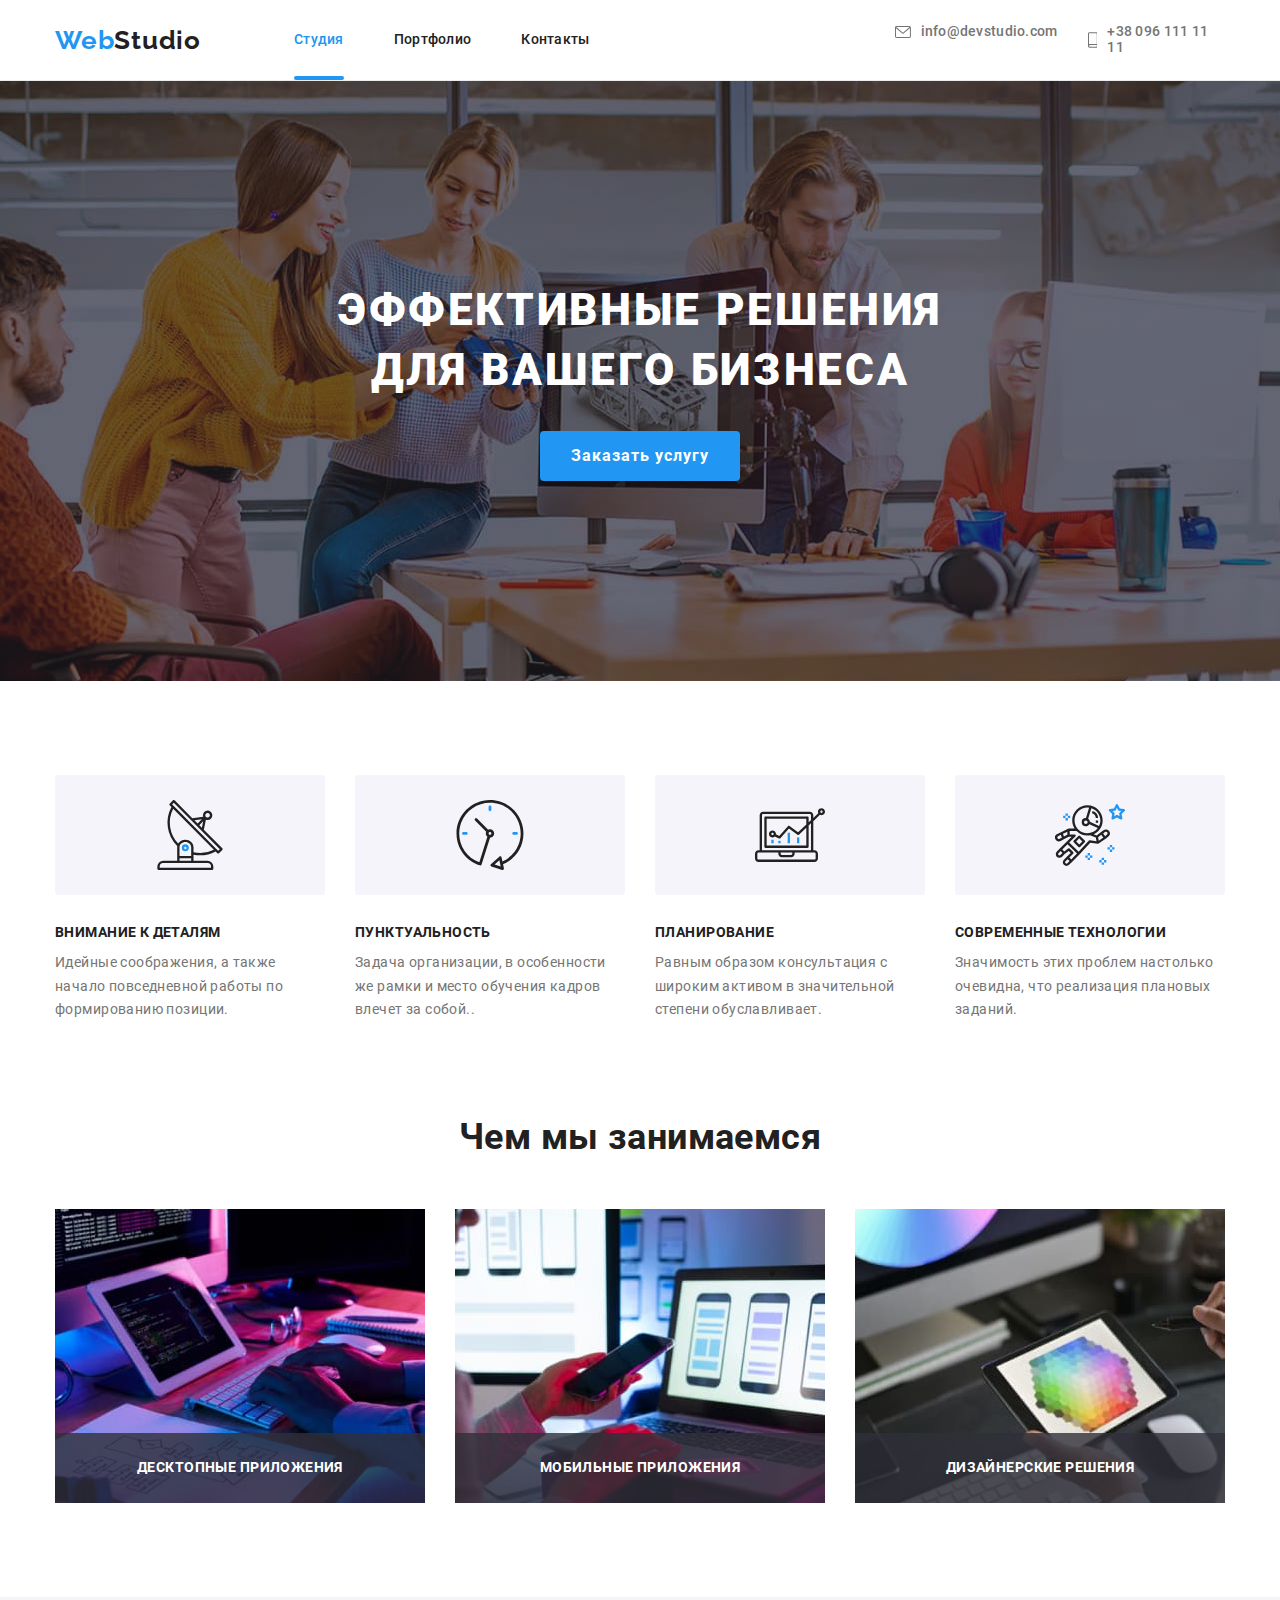
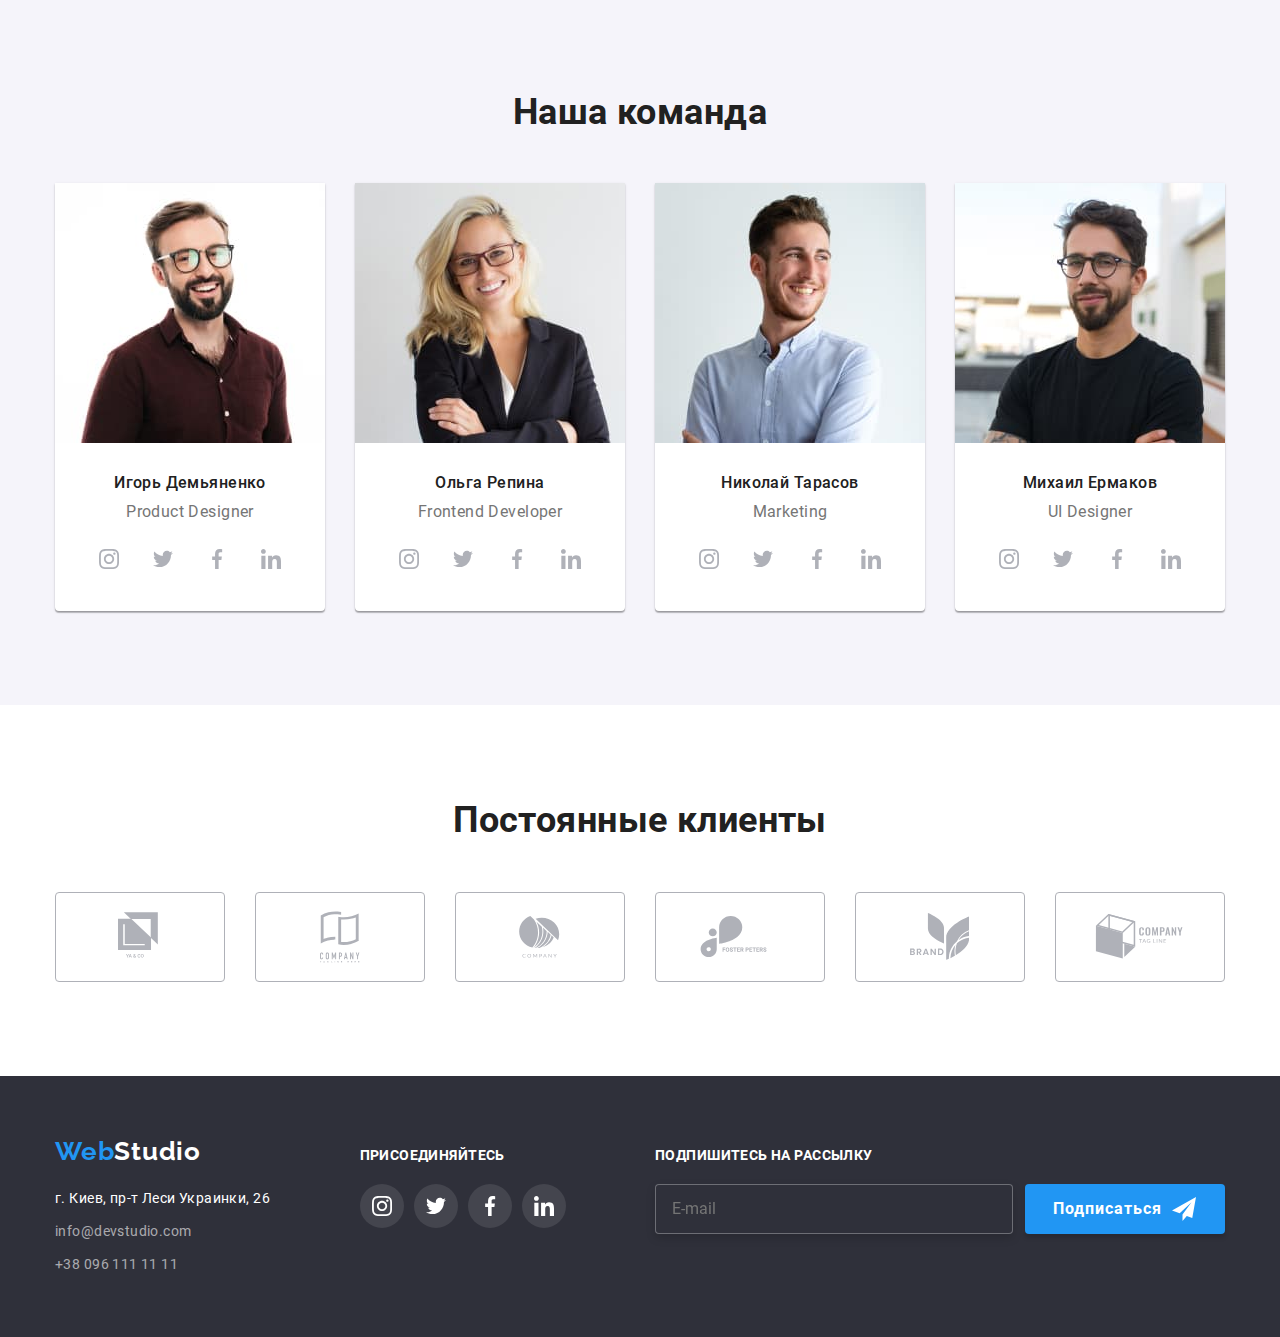
<file: index.html>
<!DOCTYPE html>
<html lang="ru">

<head>
  <meta charset="UTF-8">
  <meta http-equiv="X-UA-Compatible" content="IE=edge">
  <meta name="viewport" content="width=device-width, initial-scale=1.0">
  <title>WebStudio</title>
  <link rel="stylesheet" href="./css/main.min.css">
</head>

<body>
  <!-- шапка сайта -->
  <header class="header">
    <div class="container page-header">
      <a class="logo" href="./index.html"><span class="logo-accent-color">Web</span>Studio</a>
      <button type="button" class="menu-button" aria-expanded="false" aria-controls="menu-container" data-menu-button>
        <svg width="40" height="40" aria-label="Переключатель мобильного меню">
          <use class="icon-cross" href="./images/icon/sprite.svg#icon-cross"></use>
          <use class="icon-menu" href="./images/icon/sprite.svg#icon-menu"></use>
        </svg>
      </button>
      <div class="menu-container" id="menu-container" data-menu>
        <div class="nav-contacts">
          <nav class="nav">
            <ul class="site-nav list">
              <li class="site-nav__item"><a class="site-nav__link link site-nav__current" href="./index.html">Студия</a>
              </li>
              <li class="site-nav__item"><a class="site-nav__link link" href="./portfolio.html">Портфолио</a></li>
              <li class="site-nav__item"><a class="site-nav__link link" href="">Контакты</a></li>
            </ul>
          </nav>
          <ul class="auth-nav list">
            <li class="auth-nav__item"><a class="auth-nav__link link" href="mailto:info@devstudio.com">
                <svg class="auth-nav__icon" width="16" height="12">
                  <use href="./images/icon/sprite.svg#icon-envelope"></use>
                </svg>info@devstudio.com</a>
            </li>
            <li class="auth-nav__item"><a class="auth-nav__link phone link" href="tel:+380961111111">
                <svg class="auth-nav__icon" width="10" height="16">
                  <use href="./images/icon/sprite.svg#icon-smartphone"></use>
                </svg>+38 096 111 11 11</a>
            </li>
          </ul>
          <ul class="menu-social list">
            <li class="menu-social__item"><a class="menu-social__link link" href="">Instagram</a></li>
            <li class="menu-social__item"><a class="menu-social__link link" href="">Twitter</a></li>
            <li class="menu-social__item"><a class="menu-social__link link" href="">Facebook</a></li>
            <li class="menu-social__item"><a class="menu-social__link link" href="">LinkedIn</a></li>
          </ul>
        </div>

      </div>
    </div>
  </header>

  <main>
    <!-- Баннер Герой -->
    <section class="section hero ">
      <h1 class="hero__title">Эффективные решения для вашего бизнеса</h1>
      <button class="button" type="button" data-modal-open>Заказать услугу</button>
    </section>

    <!-- Особенности студии -->
    <section class="section">
      <div class="container">
        <h2 class="section__title section--visually-hidden">Особенности</h2>

        <ul class="features list">
          <li class="features__item antenna-icon">
            <h3 class="features__title">Внимание к деталям</h3>
            <p class="features__text">Идейные соображения, а также начало повседневной работы по формированию позиции.
            </p>
          </li>

          <li class="features__item clock-icon">
            <h3 class="features__title">Пунктуальность</h3>
            <p class="features__text">Задача организации, в особенности же рамки и место обучения кадров влечет за
              собой..</p>
          </li>

          <li class="features__item diagram-icon">
            <h3 class="features__title">Планирование</h3>
            <p class="features__text">Равным образом консультация с широким активом в значительной степени
              обуславливает.</p>
          </li>

          <li class="features__item astronaut-icon">
            <h3 class="features__title">Современные технологии</h3>
            <p class="features__text">Значимость этих проблем настолько очевидна, что реализация плановых заданий.</p>
          </li>
        </ul>

      </div>
    </section>

    <!-- Наша деятельность -->
    <section class="section-work">
      <div class="container">
        <h2 class="section__title">Чем мы занимаемся</h2>

        <ul class="work__list list">
          <li class="list__img">
            <div class="work__thumb">
              <picture>
                <source srcset="./images/work/box1.jpg 1x, ./images/work/box1@2x.jpg 2x" media="(min-width: 1200px)" />
                <img src="./images/work/box1.jpg" alt="Написание сайтов" width="370">
              </picture>
              <p class="work__item">десктопные приложения</p>
            </div>
          </li>
          <li class="list__img">
            <div class="work__thumb">
              <picture>
                <source srcset="./images/work/box2.jpg 1x, ./images/work/box2@2x.jpg 2x" media="(min-width: 1200px)" />
                <img src="./images/work/box2.jpg" alt="Адаптация сайтов" width="370">
              </picture>
              <p class="work__item">Мобильные приложения</p>
            </div>
          </li>
          <li class="list__img">
            <div class="work__thumb">
              <picture>
                <source srcset="./images/work/box3.jpg 1x, ./images/work/box3@2x.jpg 2x" media="(min-width: 1200px)" />
                <img src="./images/work/box3.jpg" alt="Дизайн сайтов" width="370">
              </picture>
              <p class="work__item">Дизайнерские решения</p>
            </div>
          </li>
        </ul>

      </div>
    </section>

    <!-- Наша команда -->
    <section class="section section__backgroung">
      <div class="container">
        <h2 class="section__title">Наша команда</h2>

        <ul class="card list">
          <li class="card__item">
            <div class="card__img">
              <picture>
                <source srcset="./images/team/desktop/i.d.desktop.jpg 1x, ./images/team/desktop/i.d.desktop@2x.jpg 2x"
                  media="(min-width: 1200px)" />
                <source srcset="./images/team/tablet/i.d.tablet.jpg 1x, ./images/team/tablet/i.d.tablet@2x.jpg 2x"
                  media="(min-width: 768px)" />
                <source srcset="./images/team/mobile/i.d.mobile.jpg 1x, ./images/team/mobile/i.d.mobile@2x.jpg 2x"
                  media="(max-width: 767px)" />
                <img src="./images/team/desktop/i.d.desktop.jpg" alt="карточка сотрудника 1" width="450">
              </picture>
            </div>
            <div class="card__content">
              <h3 class="tiam__title">Игорь Демьяненко</h3>
              <p class="work__title">Product Designer</p>
              <ul class="list social__list">
                <li class="social__item">
                  <a class="social__link" href="" target="_blank" rel="noopener noreferrer">
                    <svg class="social__icon">
                      <use href="./images/icon/sprite.svg#icon-instagram"></use>
                    </svg>
                  </a>
                </li>
                <li class="social__item">
                  <a class="social__link" href="" target="_blank" rel="noopener noreferrer">
                    <svg class="social__icon">
                      <use href="./images/icon/sprite.svg#icon-twitter"></use>
                    </svg>
                  </a>
                </li>
                <li class="social__item">
                  <a class="social__link" href="" target="_blank" rel="noopener noreferrer">
                    <svg class="social__icon">
                      <use href="./images/icon/sprite.svg#icon-facebook"></use>
                    </svg>
                  </a>
                </li>
                <li class="social__item">
                  <a class="social__link" href="" target="_blank" rel="noopener noreferrer">
                    <svg class="social__icon">
                      <use href="./images/icon/sprite.svg#icon-linkedin"></use>
                    </svg>
                  </a>
                </li>
              </ul>
            </div>
          </li>

          <li class="card__item">
            <div class="card__img">
              <picture>
                <source srcset="./images/team/desktop/o.r.desktop.jpg 1x, ./images/team/desktop/o.r.desktop@2x.jpg 2x"
                  media="(min-width: 1200px)" />
                <source srcset="./images/team/tablet/o.r.tablet.jpg 1x, ./images/team/tablet/o.r.tablet@2x.jpg 2x"
                  media="(min-width: 768px)" />
                <source srcset="./images/team/mobile/o.r.mobile.jpg 1x, ./images/team/mobile/o.r.mobile@2x.jpg 2x"
                  media="(max-width: 767px)" />
                <img src="./images/team/desktop/o.r.desktop.jpg" alt="карточка сотрудника 1" width="450">
              </picture>
            </div>
            <div class="card__content">
              <h3 class="tiam__title">Ольга Репина</h3>
              <p class="work__title">Frontend Developer</p>
              <ul class="list social__list">
                <li class="social__item">
                  <a class="social__link" href="" target="_blank" rel="noopener noreferrer">
                    <svg class="social__icon">
                      <use href="./images/icon/sprite.svg#icon-instagram"></use>
                    </svg>
                  </a>
                </li>
                <li class="social__item">
                  <a class="social__link" href="" target="_blank" rel="noopener noreferrer">
                    <svg class="social__icon">
                      <use href="./images/icon/sprite.svg#icon-twitter"></use>
                    </svg>
                  </a>
                </li>
                <li class="social__item">
                  <a class="social__link" href="" target="_blank" rel="noopener noreferrer">
                    <svg class="social__icon">
                      <use href="./images/icon/sprite.svg#icon-facebook"></use>
                    </svg>
                  </a>
                </li>
                <li class="social__item">
                  <a class="social__link" href="" target="_blank" rel="noopener noreferrer">
                    <svg class="social__icon">
                      <use href="./images/icon/sprite.svg#icon-linkedin"></use>
                    </svg>
                  </a>
                </li>
              </ul>
            </div>
          </li>

          <li class="card__item">
            <div class="card__img">
              <picture>
                <source srcset="./images/team/desktop/n.t.desktop.jpg 1x, ./images/team/desktop/n.t.desktop@2x.jpg 2x"
                  media="(min-width: 1200px)" />
                <source srcset="./images/team/tablet/n.t.tablet.jpg 1x, ./images/team/tablet/n.t.tablet@2x.jpg 2x"
                  media="(min-width: 768px)" />
                <source srcset="./images/team/mobile/n.t.mobile.jpg 1x, ./images/team/mobile/n.t.mobile@2x.jpg 2x"
                  media="(max-width: 767px)" />
                <img src="./images/team/desktop/n.t.desktop.jpg" alt="карточка сотрудника 1" width="450">
              </picture>
            </div>
            <div class="card__content">
              <h3 class="tiam__title">Николай Тарасов</h3>
              <p class="work__title">Marketing</p>
              <ul class="list social__list">
                <li class="social__item">
                  <a class="social__link" href="" target="_blank" rel="noopener noreferrer">
                    <svg class="social__icon">
                      <use href="./images/icon/sprite.svg#icon-instagram"></use>
                    </svg>
                  </a>
                </li>
                <li class="social__item">
                  <a class="social__link" href="" target="_blank" rel="noopener noreferrer">
                    <svg class="social__icon">
                      <use href="./images/icon/sprite.svg#icon-twitter"></use>
                    </svg>
                  </a>
                </li>
                <li class="social__item">
                  <a class="social__link" href="" target="_blank" rel="noopener noreferrer">
                    <svg class="social__icon">
                      <use href="./images/icon/sprite.svg#icon-facebook"></use>
                    </svg>
                  </a>
                </li>
                <li class="social__item">
                  <a class="social__link" href="" target="_blank" rel="noopener noreferrer">
                    <svg class="social__icon">
                      <use href="./images/icon/sprite.svg#icon-linkedin"></use>
                    </svg>
                  </a>
                </li>
              </ul>
            </div>
          </li>

          <li class="card__item">
            <div class="card__img">
              <picture>
                <source srcset="./images/team/desktop/m.e.desktop.jpg 1x, ./images/team/desktop/m.e.desktop@2x.jpg 2x"
                  media="(min-width: 1200px)" />
                <source srcset="./images/team/tablet/m.e.tablet.jpg 1x, ./images/team/tablet/m.e.tablet@2x.jpg 2x"
                  media="(min-width: 768px)" />
                <source srcset="./images/team/mobile/m.e.mobile.jpg 1x, ./images/team/mobile/m.e.mobile@2x.jpg 2x"
                  media="(max-width: 767px)" />
                <img src="./images/team/desktop/m.e.desktop.jpg" alt="карточка сотрудника 1" width="450">
              </picture>
            </div>
            <div class="card__content">
              <h3 class="tiam__title">Михаил Ермаков</h3>
              <p class="work__title">UI Designer</p>
              <ul class="list social__list">
                <li class="social__item">
                  <a class="social__link" href="" target="_blank" rel="noopener noreferrer">
                    <svg class="social__icon">
                      <use href="./images/icon/sprite.svg#icon-instagram"></use>
                    </svg>
                  </a>
                </li>
                <li class="social__item">
                  <a class="social__link" href="" target="_blank" rel="noopener noreferrer">
                    <svg class="social__icon">
                      <use href="./images/icon/sprite.svg#icon-twitter"></use>
                    </svg>
                  </a>
                </li>
                <li class="social__item">
                  <a class="social__link" href="" target="_blank" rel="noopener noreferrer">
                    <svg class="social__icon">
                      <use href="./images/icon/sprite.svg#icon-facebook"></use>
                    </svg>
                  </a>
                </li>
                <li class="social__item">
                  <a class="social__link" href="" target="_blank" rel="noopener noreferrer">
                    <svg class="social__icon">
                      <use href="./images/icon/sprite.svg#icon-linkedin"></use>
                    </svg>
                  </a>
                </li>
              </ul>
            </div>
          </li>
        </ul>
      </div>
    </section>

    <!-- наши клиенты -->
    <section class="section">
      <div class="container">
        <h2 class="section__title">Постоянные клиенты</h2>
        <ul class="list clients">
          <li class="clients__item">
            <a class="clients__link" href="" target="_blank" rel="noopener noreferrer">
              <svg class="clients__icon" width="44" height="49">
                <use href="./images/icon/sprite.svg#icon-logo1"></use>
              </svg></a>
          </li>

          <li class="clients__item">
            <a class="clients__link" href="" target="_blank" rel="noopener noreferrer">
              <svg class="clients__icon" width="40" height="52">
                <use href="./images/icon/sprite.svg#icon-logo2"></use>
              </svg></a>
          </li>

          <li class="clients__item">
            <a class="clients__link" href="" target="_blank" rel="noopener noreferrer">
              <svg class="clients__icon" width="41" height="42">
                <use href="./images/icon/sprite.svg#icon-logo3"></use>
              </svg></a>
          </li>

          <li class="clients__item">
            <a class="clients__link" href="" target="_blank" rel="noopener noreferrer">
              <svg class="clients__icon" width="80" height="42">
                <use href="./images/icon/sprite.svg#icon-logo4"></use>
              </svg></a>
          </li>

          <li class="clients__item">
            <a class="clients__link" href="" target="_blank" rel="noopener noreferrer">
              <svg class="clients__icon" width="59" height="47">
                <use href="./images/icon/sprite.svg#icon-logo5"></use>
              </svg></a>
          </li>

          <li class="clients__item">
            <a class="clients__link" href="" target="_blank" rel="noopener noreferrer">
              <svg class="clients__icon" width="89" height="45">
                <use href="./images/icon/sprite.svg#icon-logo6"></use>
              </svg></a>
          </li>
        </ul>
      </div>
    </section>
  </main>

  <!-- Подвал -->
  <footer class="section footer">
    <div class="container footer-card">
      <div class="footer-contacts contacts">
        <a class="logo footer-logo" href="./index.html"><span class="logo-accent-color">Web</span><span
            class="logo-main-color">Studio</span></a>
        <address class="address">г. Киев, пр-т Леси Украинки, 26

          <ul class="footer-nav list">
            <li class="footer-nav__item">
              <a class="footer-nav__link link" href="mailto:info@devstudio.com">info@devstudio.com</a>
            </li>
            <li class="footer-nav__item">
              <a class="footer-nav__link link" href="tel:+380961111111">+38 096 111
                11 11</a>
            </li>
          </ul>
        </address>
      </div>

      <div class="footer-contacts">
        <p class="social__title">присоединяйтесь</p>
        <ul class="list social__list">
          <li class="social__item">
            <a class="social__link social__link--whitebg" href="" target="_blank" rel="noopener noreferrer">
              <svg class="social__icon social__icon--fillcolor">
                <use href="./images/icon/sprite.svg#icon-instagram"></use>
              </svg>
            </a>
          </li>
          <li class="social__item">
            <a class="social__link social__link--whitebg" href="" target="_blank" rel="noopener noreferrer">
              <svg class="social__icon social__icon--fillcolor">
                <use href="./images/icon/sprite.svg#icon-twitter"></use>
              </svg>
            </a>
          </li>
          <li class="social__item">
            <a class="social__link social__link--whitebg" href="" target="_blank" rel="noopener noreferrer">
              <svg class="social__icon social__icon--fillcolor">
                <use href="./images/icon/sprite.svg#icon-facebook"></use>
              </svg>
            </a>
          </li>
          <li class="social__item">
            <a class="social__link social__link--whitebg" href="" target="_blank" rel="noopener noreferrer">
              <svg class="social__icon social__icon--fillcolor">
                <use href="./images/icon/sprite.svg#icon-linkedin"></use>
              </svg>
            </a>
          </li>
        </ul>
      </div>

      <div class="card-news">
        <p class="news__title">подпишитесь на рассылку</p>
        <div class="forms">
          <form class="forms__footer" name="signup_form">
            <input class="forms__input" type="email" name="email" placeholder="E-mail" />
          </form>
          <button class="button button__title" type="submit">подписаться
            <svg class="button__icon" width="24" height="24">
              <use href="./images/icon/sprite.svg#icon-send"></use>
            </svg>
          </button>
        </div>
      </div>

    </div>
  </footer>

  <!-- модальное окно -->

  <div class="backdrop is-hidden" data-modal>
    <div class="modal">
      <button class="button-close" data-modal-close>
        <svg class="button-close__icon" width="18" height="18">
          <use href="./images/icon/sprite.svg#icon-close-black"></use>
        </svg>
      </button>

      <form class="form js-speaker-form">
        <p class="modal__text">Оставьте свои данные, мы вам перезвоним</p>
        <div class="form__field">
          <label class="form__label" for="name">Имя</label>
          <input class="form__input" type="text" name="user-name" id="name">
          <svg class="form__icon" width="18" height="18">
            <use href="./images/icon/sprite.svg#icon-person"></use>
          </svg>
        </div>

        <div class="form__field">
          <label class="form__label" for="tel">Телефон</label>
          <input class="form__input" type="tel" name="phone-number" id="tel">
          <svg class="form__icon" width="18" height="18">
            <use href="./images/icon/sprite.svg#icon-phone"></use>
          </svg>
        </div>

        <div class="form__field">
          <label class="form__label" for="mail">Почта</label>
          <input class="form__input" type="email" name="email" id="mail">
          <svg class="form__icon" width="18" height="18">
            <use href="./images/icon/sprite.svg#icon-email"></use>
          </svg>
        </div>

        <div class="form__field">
          <label class="form__label" for="comments">Комментарий</label>
          <textarea class="form__textarea" name="comment" id="comments" cols="30" rows="10"
            placeholder="Введите текст"></textarea>
        </div>
        <label class="checkbox__label">
          <input class="checkbox__input" type="checkbox" name="checkbox">
          <span class="checkbox__icon"></span> Соглашаюсь с рассылкой и
          принимаю<a class="consent contract__link" href=""> Условия договора</a>
        </label>
      </form>
      <button class="button form__button" type="submit">Отправить</button>
    </div>
  </div>
  <script src="./js/modal.js"></script>
  <script src="./js/menu.js"></script>

</body>

</html>
</file>
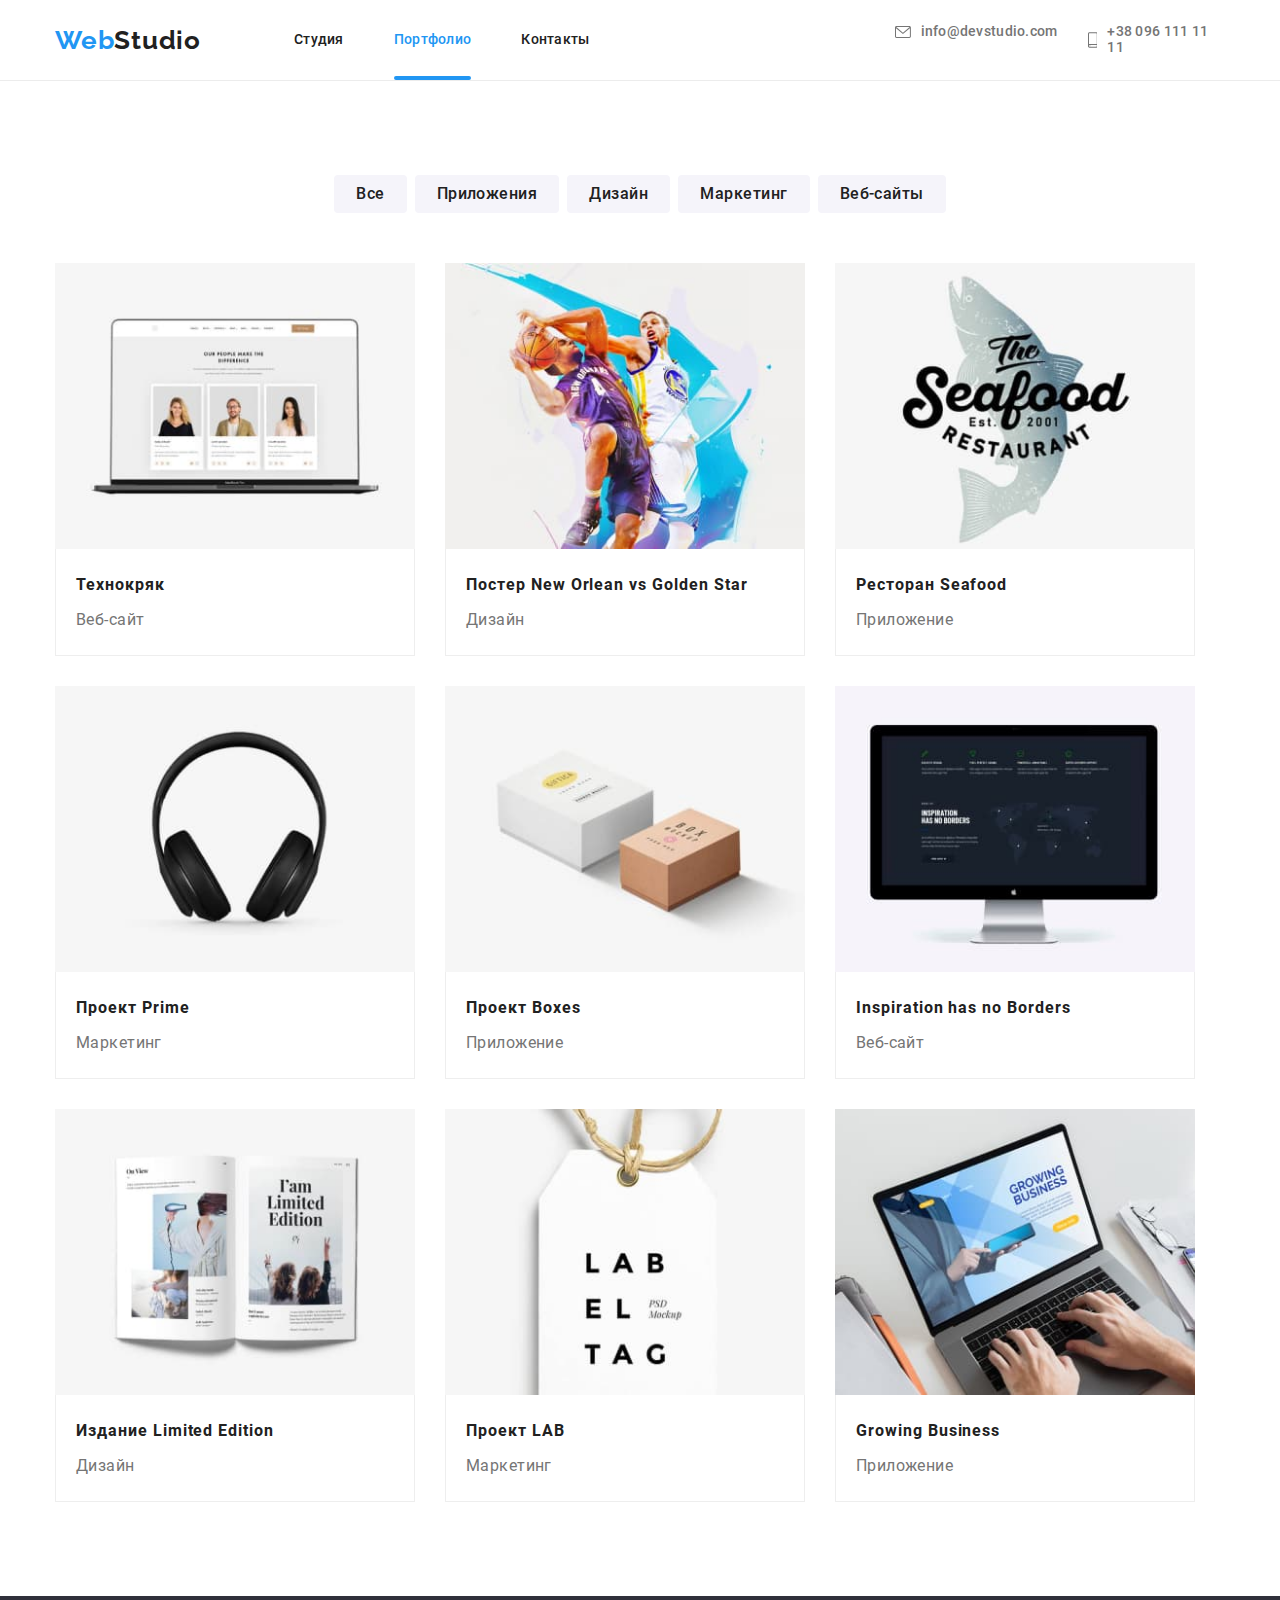
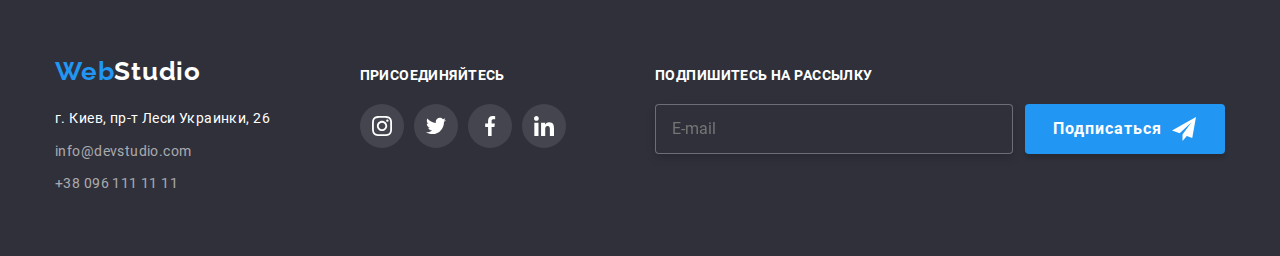
<file: portfolio.html>
<!DOCTYPE html>
<html lang="ru">

<head>
  <meta charset="UTF-8">
  <meta http-equiv="X-UA-Compatible" content="IE=edge">
  <meta name="viewport" content="width=device-width, initial-scale=1.0">
  <title>Portfolio</title>
  <link rel="stylesheet" href="./css/main.min.css">
</head>

<body>
  <header class="header">
    <div class="container page-header">
      <a class="logo" href="./index.html"><span class="logo-accent-color">Web</span>Studio</a>
      <button type="button" class="menu-button" aria-expanded="false" aria-controls="menu-container" data-menu-button>
        <svg width="40" height="40" aria-label="Переключатель мобильного меню">
          <use class="icon-cross" href="./images/icon/sprite.svg#icon-cross"></use>
          <use class="icon-menu" href="./images/icon/sprite.svg#icon-menu"></use>
        </svg>
      </button>
      <div class="menu-container" id="menu-container" data-menu>
        <div class="nav-contacts">
          <nav class="nav">
            <ul class="site-nav list">
              <li class="site-nav__item"><a class="site-nav__link link " href="./index.html">Студия</a>
              </li>
              <li class="site-nav__item"><a class="site-nav__link link site-nav__current"
                  href="./portfolio.html">Портфолио</a></li>
              <li class="site-nav__item"><a class="site-nav__link link" href="">Контакты</a></li>
            </ul>
          </nav>
          <ul class="auth-nav list">
            <li class="auth-nav__item"><a class="auth-nav__link link" href="mailto:info@devstudio.com">
                <svg class="auth-nav__icon" width="16" height="12">
                  <use href="./images/icon/sprite.svg#icon-envelope"></use>
                </svg>info@devstudio.com</a>
            </li>
            <li class="auth-nav__item"><a class="auth-nav__link phone link" href="tel:+380961111111">
                <svg class="auth-nav__icon" width="10" height="16">
                  <use href="./images/icon/sprite.svg#icon-smartphone"></use>
                </svg>+38 096 111 11 11</a>
            </li>
          </ul>
          <ul class="menu-social list">
            <li class="menu-social__item"><a class="menu-social__link link" href="">Instagram</a></li>
            <li class="menu-social__item"><a class="menu-social__link link" href="">Twitter</a></li>
            <li class="menu-social__item"><a class="menu-social__link link" href="">Facebook</a></li>
            <li class="menu-social__item"><a class="menu-social__link link" href="">LinkedIn</a></li>
          </ul>
        </div>

      </div>
    </div>
  </header>

  <main>
    <section class="section">
      <h1 class="section__title section--visually-hidden">Портфолио</h1>
      <div class="container">

        <!-- фильтр -->
        <h2 class="section__title section--visually-hidden">Фильтр</h2>
        <ul class="button__list list">
          <li class="button__item item"><button class="button__filter" type="button">Все</button></li>
          <li class="button__item item"><button class="button__filter" type="button">Приложения</button></li>
          <li class="button__item item"><button class="button__filter" type="button">Дизайн</button></li>
          <li class="button__item item"><button class="button__filter" type="button">Маркетинг</button></li>
          <li class="button__item item"><button class="button__filter" type="button">Веб-сайты</button></li>
        </ul>

        <!-- галерея проектов -->
        <h2 class="section__title section--visually-hidden">Галерея проектов</h2>

        <ul class="list card-set">
          <li class="card-set__item">
            <a class="link card-set__link" href="">
              <div class="thumb__link">
                <picture>
                  <source
                    srcset="./images/portfolio/desktop/portfoliolink1desktop.jpg 1x, ./images/portfolio/desktop/portfoliolink1desktop@2x.jpg 2x"
                    media="(min-width: 1200px)" />
                  <source
                    srcset="./images/portfolio/tablet/portfoliolink1tablet.jpg 1x, ./images/portfolio/tablet/portfoliolink1tablet@2x.jpg 2x"
                    media="(min-width: 768px)" />
                  <source
                    srcset="./images/portfolio/mobile/portfoliolink1mobile.jpg 1x, ./images/portfolio/mobile/portfoliolink1mobile@2x.jpg 2x"
                    media="(max-width: 767px)" />

                  <img src="./images/portfolio/desktop/portfoliolink1desktop.jpg" alt="Веб-сайт" width="450">
                </picture>

                <p class="thumb__text">Технокряк это современная площадка распространения коронавируса. Компании
                  используют эту платформу
                  для цифрового
                  шпионажа и атак на защищённые сервера конкурентов.</p>
              </div>
              <div class="content__link">
                <h3 class="content__title">Технокряк</h3>
                <p class="content__text">Веб-сайт</p>
              </div>
            </a>
          </li>

          <li class="card-set__item">
            <a class="link card-set__link" href="">
              <div class="thumb__link">
                <picture>
                  <source
                    srcset="./images/portfolio/desktop/portfoliolink2desktop.jpg 1x, ./images/portfolio/desktop/portfoliolink2desktop@2x.jpg 2x"
                    media="(min-width: 1200px)" />
                  <source
                    srcset="./images/portfolio/tablet/portfoliolink2tablet.jpg 1x, ./images/portfolio/tablet/portfoliolink2tablet@2x.jpg 2x"
                    media="(min-width: 768px)" />
                  <source
                    srcset="./images/portfolio/mobile/portfoliolink2mobile.jpg 1x, ./images/portfolio/mobile/portfoliolink2mobile@2x.jpg 2x"
                    media="(max-width: 767px)" />

                  <img src="./images/portfolio/desktop/portfoliolink2desktop.jpg" alt="Дизайн" width="450">
                </picture>

                <p class="thumb__text">Технокряк это современная площадка распространения коронавируса. Компании
                  используют эту платформу
                  для цифрового
                  шпионажа и атак на защищённые сервера конкурентов.</p>
              </div>
              <div class="content__link">
                <h3 class="content__title">Постер New Orlean vs Golden Star</h3>
                <p class="content__text">Дизайн</p>
              </div>
            </a>
          </li>

          <li class="card-set__item">
            <a class="link card-set__link" href="">
              <div class="thumb__link">
                <picture>
                  <source
                    srcset="./images/portfolio/desktop/portfoliolink3desktop.jpg 1x, ./images/portfolio/desktop/portfoliolink3desktop@2x.jpg 2x"
                    media="(min-width: 1200px)" />
                  <source
                    srcset="./images/portfolio/tablet/portfoliolink3tablet.jpg 1x, ./images/portfolio/tablet/portfoliolink3tablet@2x.jpg 2x"
                    media="(min-width: 768px)" />
                  <source
                    srcset="./images/portfolio/mobile/portfoliolink3mobile.jpg 1x, ./images/portfolio/mobile/portfoliolink3mobile@2x.jpg 2x"
                    media="(max-width: 767px)" />

                  <img src="./images/portfolio/desktop/portfoliolink3desktop.jpg" alt="Морепродукты" width="450">
                </picture>

                <p class="thumb__text">Технокряк это современная площадка распространения коронавируса. Компании
                  используют эту платформу
                  для цифрового
                  шпионажа и атак на защищённые сервера конкурентов.</p>
              </div>
              <div class="content__link">
                <h3 class="content__title">Ресторан Seafood</h3>
                <p class="content__text">Приложение</p>
              </div>
            </a>
          </li>

          <li class="card-set__item">
            <a class="link card-set__link" href="">
              <div class="thumb__link">
                <picture>
                  <source
                    srcset="./images/portfolio/desktop/portfoliolink4desktop.jpg 1x, ./images/portfolio/desktop/portfoliolink4desktop@2x.jpg 2x"
                    media="(min-width: 1200px)" />
                  <source
                    srcset="./images/portfolio/tablet/portfoliolink4tablet.jpg 1x, ./images/portfolio/tablet/portfoliolink4tablet@2x.jpg 2x"
                    media="(min-width: 768px)" />
                  <source
                    srcset="./images/portfolio/mobile/portfoliolink4mobile.jpg 1x, ./images/portfolio/mobile/portfoliolink4mobile@2x.jpg 2x"
                    media="(max-width: 767px)" />

                  <img src="./images/portfolio/desktop/portfoliolink4desktop.jpg" alt="Гарнитура" width="450">
                </picture>

                <p class="thumb__text">Технокряк это современная площадка распространения коронавируса. Компании
                  используют эту платформу
                  для цифрового
                  шпионажа и атак на защищённые сервера конкурентов.</p>
              </div>
              <div class="content__link">
                <h3 class="content__title">Проект Prime</h3>
                <p class="content__text">Маркетинг</p>
              </div>
            </a>
          </li>

          <li class="card-set__item">
            <a class="link card-set__link" href="">
              <div class="thumb__link">
                <picture>
                  <source
                    srcset="./images/portfolio/desktop/portfoliolink5desktop.jpg 1x, ./images/portfolio/desktop/portfoliolink5desktop@2x.jpg 2x"
                    media="(min-width: 1200px)" />
                  <source
                    srcset="./images/portfolio/tablet/portfoliolink5tablet.jpg 1x, ./images/portfolio/tablet/portfoliolink5tablet@2x.jpg 2x"
                    media="(min-width: 768px)" />
                  <source
                    srcset="./images/portfolio/mobile/portfoliolink5mobile.jpg 1x, ./images/portfolio/mobile/portfoliolink5mobile@2x.jpg 2x"
                    media="(max-width: 767px)" />

                  <img src="./images/portfolio/desktop/portfoliolink5desktop.jpg" alt="Упаковка" width="450">
                </picture>

                <p class="thumb__text">Технокряк это современная площадка распространения коронавируса. Компании
                  используют эту платформу
                  для цифрового
                  шпионажа и атак на защищённые сервера конкурентов.</p>
              </div>
              <div class="content__link">
                <h3 class="content__title">Проект Boxes</h3>
                <p class="content__text">Приложение</p>
              </div>
            </a>
          </li>

          <li class="card-set__item">
            <a class="link card-set__link" href="">
              <div class="thumb__link">
                <picture>
                  <source
                    srcset="./images/portfolio/desktop/portfoliolink6desktop.jpg 1x, ./images/portfolio/desktop/portfoliolink6desktop@2x.jpg 2x"
                    media="(min-width: 1200px)" />
                  <source
                    srcset="./images/portfolio/tablet/portfoliolink6tablet.jpg 1x, ./images/portfolio/tablet/portfoliolink6tablet@2x.jpg 2x"
                    media="(min-width: 768px)" />
                  <source
                    srcset="./images/portfolio/mobile/portfoliolink6mobile.jpg 1x, ./images/portfolio/mobile/portfoliolink6mobile@2x.jpg 2x"
                    media="(max-width: 767px)" />

                  <img src="./images/portfolio/desktop/portfoliolink6desktop.jpg" alt="Веб-сайт" width="450">
                </picture>

                <p class="thumb__text">Технокряк это современная площадка распространения коронавируса. Компании
                  используют эту платформу
                  для цифрового
                  шпионажа и атак на защищённые сервера конкурентов.</p>
              </div>
              <div class="content__link">
                <h3 class="content__title" lang="en">Inspiration has no Borders</h3>
                <p class="content__text">Веб-сайт</p>
              </div>
            </a>
          </li>

          <li class="card-set__item">
            <a class="link card-set__link" href="">
              <div class="thumb__link">
                <picture>
                  <source
                    srcset="./images/portfolio/desktop/portfoliolink7desktop.jpg 1x, ./images/portfolio/desktop/portfoliolink7desktop@2x.jpg 2x"
                    media="(min-width: 1200px)" />
                  <source
                    srcset="./images/portfolio/tablet/portfoliolink7tablet.jpg 1x, ./images/portfolio/tablet/portfoliolink7tablet@2x.jpg 2x"
                    media="(min-width: 768px)" />
                  <source
                    srcset="./images/portfolio/mobile/portfoliolink7mobile.jpg 1x, ./images/portfolio/mobile/portfoliolink7mobile@2x.jpg 2x"
                    media="(max-width: 767px)" />

                  <img src="./images/portfolio/desktop/portfoliolink7desktop.jpg" alt="Дизайн" width="450">
                </picture>

                <p class="thumb__text">Технокряк это современная площадка распространения коронавируса. Компании
                  используют эту платформу
                  для цифрового
                  шпионажа и атак на защищённые сервера конкурентов.</p>
              </div>
              <div class="content__link">
                <h3 class="content__title">Издание Limited Edition</h3>
                <p class="content__text">Дизайн</p>
              </div>
            </a>
          </li>

          <li class="card-set__item">
            <a class="link card-set__link" href="">
              <div class="thumb__link">
                <picture>
                  <source
                    srcset="./images/portfolio/desktop/portfoliolink8desktop.jpg 1x, ./images/portfolio/desktop/portfoliolink8desktop@2x.jpg 2x"
                    media="(min-width: 1200px)" />
                  <source
                    srcset="./images/portfolio/tablet/portfoliolink8tablet.jpg 1x, ./images/portfolio/tablet/portfoliolink8tablet@2x.jpg 2x"
                    media="(min-width: 768px)" />
                  <source
                    srcset="./images/portfolio/mobile/portfoliolink8mobile.jpg 1x, ./images/portfolio/mobile/portfoliolink8mobile@2x.jpg 2x"
                    media="(max-width: 767px)" />

                  <img src="./images/portfolio/desktop/portfoliolink8desktop.jpg" alt="Дизайн" width="450">
                </picture>

                <p class="thumb__text">Технокряк это современная площадка распространения коронавируса. Компании
                  используют эту платформу
                  для цифрового
                  шпионажа и атак на защищённые сервера конкурентов.</p>
              </div>
              <div class="content__link">
                <h3 class="content__title">Проект LAB</h3>
                <p class="content__text">Маркетинг</p>
              </div>
            </a>
          </li>

          <li class="card-set__item">
            <a class="link card-set__link" href="">
              <div class="thumb__link">
                <picture>
                  <source
                    srcset="./images/portfolio/desktop/portfoliolink9desktop.jpg 1x, ./images/portfolio/desktop/portfoliolink9desktop@2x.jpg 2x"
                    media="(min-width: 1200px)" />
                  <source
                    srcset="./images/portfolio/tablet/portfoliolink9tablet.jpg 1x, ./images/portfolio/tablet/portfoliolink9tablet@2x.jpg 2x"
                    media="(min-width: 768px)" />
                  <source
                    srcset="./images/portfolio/mobile/portfoliolink9mobile.jpg 1x, ./images/portfolio/mobile/portfoliolink9mobile@2x.jpg 2x"
                    media="(max-width: 767px)" />

                  <img src="./images/portfolio/desktop/portfoliolink9desktop.jpg" alt="Веб-сайт" width="450">
                </picture>

                <p class="thumb__text">Технокряк это современная площадка распространения коронавируса. Компании
                  используют эту платформу
                  для цифрового
                  шпионажа и атак на защищённые сервера конкурентов.</p>
              </div>
              <div class="content__link">
                <h3 class="content__title" lang="en">Growing Business</h3>
                <p class="content__text">Приложение</p>
              </div>
            </a>
          </li>
        </ul>
      </div>
    </section>
  </main>

  <!-- Подвал -->
  <footer class="section footer">
    <div class="container footer-card">
      <div class="footer-contacts contacts">
        <a class="logo footer-logo" href="./index.html"><span class="logo-accent-color">Web</span><span
            class="logo-main-color">Studio</span></a>
        <address class="address">г. Киев, пр-т Леси Украинки, 26

          <ul class="footer-nav list">
            <li class="footer-nav__item">
              <a class="footer-nav__link link" href="mailto:info@devstudio.com">info@devstudio.com</a>
            </li>
            <li class="footer-nav__item">
              <a class="footer-nav__link link" href="tel:+380961111111">+38 096 111
                11 11</a>
            </li>
          </ul>
        </address>
      </div>

      <div class="footer-contacts">
        <p class="social__title">присоединяйтесь</p>
        <ul class="list social__list">
          <li class="social__item">
            <a class="social__link social__link--whitebg" href="" target="_blank" rel="noopener noreferrer">
              <svg class="social__icon social__icon--fillcolor">
                <use href="./images/icon/sprite.svg#icon-instagram"></use>
              </svg>
            </a>
          </li>
          <li class="social__item">
            <a class="social__link social__link--whitebg" href="" target="_blank" rel="noopener noreferrer">
              <svg class="social__icon social__icon--fillcolor">
                <use href="./images/icon/sprite.svg#icon-twitter"></use>
              </svg>
            </a>
          </li>
          <li class="social__item">
            <a class="social__link social__link--whitebg" href="" target="_blank" rel="noopener noreferrer">
              <svg class="social__icon social__icon--fillcolor">
                <use href="./images/icon/sprite.svg#icon-facebook"></use>
              </svg>
            </a>
          </li>
          <li class="social__item">
            <a class="social__link social__link--whitebg" href="" target="_blank" rel="noopener noreferrer">
              <svg class="social__icon social__icon--fillcolor">
                <use href="./images/icon/sprite.svg#icon-linkedin"></use>
              </svg>
            </a>
          </li>
        </ul>
      </div>

      <div class="card-news">
        <p class="news__title">подпишитесь на рассылку</p>
        <div class="forms">
          <form name="signup_form">
            <input class="forms__input" type="email" name="email" placeholder="E-mail" />
          </form>
          <button class="button button__title" type="submit">подписаться
            <svg class="button__icon" width="24" height="24">
              <use href="./images/icon/sprite.svg#icon-send"></use>
            </svg>
          </button>
        </div>
      </div>

    </div>
  </footer>

  <script src="./js/menu.js"></script>
</body>

</html>
</file>
<file: css/main.min.css>
/*! modern-normalize v1.0.0 | MIT License | https://github.com/sindresorhus/modern-normalize */*,::after,::before{box-sizing:border-box}:root{-moz-tab-size:4;tab-size:4}html{line-height:1.15;-webkit-text-size-adjust:100%}body{margin:0}body{font-family:system-ui,-apple-system,'Segoe UI',Roboto,Helvetica,Arial,sans-serif,'Apple Color Emoji','Segoe UI Emoji'}hr{height:0;color:inherit}abbr[title]{text-decoration:underline dotted}b,strong{font-weight:bolder}code,kbd,pre,samp{font-family:ui-monospace,SFMono-Regular,Consolas,'Liberation Mono',Menlo,monospace;font-size:1em}small{font-size:80%}sub,sup{font-size:75%;line-height:0;position:relative;vertical-align:baseline}sub{bottom:-.25em}sup{top:-.5em}table{text-indent:0;border-color:inherit}button,input,optgroup,select,textarea{font-family:inherit;font-size:100%;line-height:1.15;margin:0}button,select{text-transform:none}[type=button],[type=reset],[type=submit],button{-webkit-appearance:button}::-moz-focus-inner{border-style:none;padding:0}:-moz-focusring{outline:1px dotted ButtonText}:-moz-ui-invalid{box-shadow:none}legend{padding:0}progress{vertical-align:baseline}::-webkit-inner-spin-button,::-webkit-outer-spin-button{height:auto}[type=search]{-webkit-appearance:textfield;outline-offset:-2px}::-webkit-search-decoration{-webkit-appearance:none}::-webkit-file-upload-button{-webkit-appearance:button;font:inherit}summary{display:list-item}:root{--main-color: #ffffff;--container-bg-color: #2f303a;--secondary-background-color: #f5f4fa;--accent-color: #2196f3;--main-text-color: #757575;--title-color: #212121;--logo-color: #000000;--button-bg-color: #188ce8;--border-bottom-header: #ececec;--border-item-card-set: #eeeeee;--hero-background-color: #c4c4c4;--icon-fill-color: #afb1b8}@font-face{font-family:'Raleway';font-style:normal;font-weight:400;src:url("../fonts/raleway-v19-latin_cyrillic-regular.eot");src:local(""),url("../fonts/raleway-v19-latin_cyrillic-regular.eot?#iefix") format("embedded-opentype"),url("../fonts/raleway-v19-latin_cyrillic-regular.woff2") format("woff2"),url("../fonts/raleway-v19-latin_cyrillic-regular.woff") format("woff"),url("../fonts/raleway-v19-latin_cyrillic-regular.ttf") format("truetype"),url("../fonts/raleway-v19-latin_cyrillic-regular.svg#Raleway") format("svg")}@font-face{font-family:'Raleway';font-style:normal;font-weight:700;src:url("../fonts/raleway-v19-latin_cyrillic-700.eot");src:local(""),url("../fonts/raleway-v19-latin_cyrillic-700.eot?#iefix") format("embedded-opentype"),url("../fonts/raleway-v19-latin_cyrillic-700.woff2") format("woff2"),url("../fonts/raleway-v19-latin_cyrillic-700.woff") format("woff"),url("../fonts/raleway-v19-latin_cyrillic-700.ttf") format("truetype"),url("../fonts/raleway-v19-latin_cyrillic-700.svg#Raleway") format("svg")}@font-face{font-family:'Roboto';font-style:normal;font-weight:400;src:url("../fonts/roboto-v27-latin_cyrillic-regular.eot");src:local(""),url("../fonts/roboto-v27-latin_cyrillic-regular.eot?#iefix") format("embedded-opentype"),url("../fonts/roboto-v27-latin_cyrillic-regular.woff2") format("woff2"),url("../fonts/roboto-v27-latin_cyrillic-regular.woff") format("woff"),url("../fonts/roboto-v27-latin_cyrillic-regular.ttf") format("truetype"),url("../fonts/roboto-v27-latin_cyrillic-regular.svg#Roboto") format("svg")}@font-face{font-family:'Roboto';font-style:normal;font-weight:500;src:url("../fonts/roboto-v27-latin_cyrillic-500.eot");src:local(""),url("../fonts/roboto-v27-latin_cyrillic-500.eot?#iefix") format("embedded-opentype"),url("../fonts/roboto-v27-latin_cyrillic-500.woff2") format("woff2"),url("../fonts/roboto-v27-latin_cyrillic-500.woff") format("woff"),url("../fonts/roboto-v27-latin_cyrillic-500.ttf") format("truetype"),url("../fonts/roboto-v27-latin_cyrillic-500.svg#Roboto") format("svg")}@font-face{font-family:'Roboto';font-style:normal;font-weight:700;src:url("../fonts/roboto-v27-latin_cyrillic-700.eot");src:local(""),url("../fonts/roboto-v27-latin_cyrillic-700.eot?#iefix") format("embedded-opentype"),url("../fonts/roboto-v27-latin_cyrillic-700.woff2") format("woff2"),url("../fonts/roboto-v27-latin_cyrillic-700.woff") format("woff"),url("../fonts/roboto-v27-latin_cyrillic-700.ttf") format("truetype"),url("../fonts/roboto-v27-latin_cyrillic-700.svg#Roboto") format("svg")}@font-face{font-family:'Roboto';font-style:normal;font-weight:900;src:url("../fonts/roboto-v27-latin_cyrillic-900.eot");src:local(""),url("../fonts/roboto-v27-latin_cyrillic-900.eot?#iefix") format("embedded-opentype"),url("../fonts/roboto-v27-latin_cyrillic-900.woff2") format("woff2"),url("../fonts/roboto-v27-latin_cyrillic-900.woff") format("woff"),url("../fonts/roboto-v27-latin_cyrillic-900.ttf") format("truetype"),url("../fonts/roboto-v27-latin_cyrillic-900.svg#Roboto") format("svg")}html{box-sizing:border-box}*,*::after,*::before{box-sizing:inherit}body{font-family:'Roboto', sans-serif;font-style:normal;font-weight:normal;font-size:14px;line-height:1.71;color:var(--main-text-color);letter-spacing:0.03em;background-color:var(--main-color)}.section--visually-hidden{position:absolute !important;clip:rect(1px 1px 1px 1px);clip:rect(1px, 1px, 1px, 1px);padding:0 !important;border:0 !important;height:1px !important;width:1px !important;overflow:hidden}h1,h2,h3,h4,h5,h6,p{margin-top:0;margin-bottom:0}img{display:block;max-width:100%;height:auto}.list{margin:0px;padding:0px;list-style:none}.link{text-decoration:none;color:var(--main-text-color)}.header{border-bottom:1px solid var(--border-bottom-header)}body.modal-open{overflow:hidden}.container{width:100%;padding-right:15px;padding-left:15px;margin-right:auto;margin-left:auto}@media screen and (min-width: 480px){.container{max-width:480px}}@media screen and (min-width: 768px){.container{max-width:768px}}@media screen and (min-width: 1200px){.container{max-width:1200px}}.section{padding-top:60px;padding-bottom:60px}@media screen and (min-width: 1200px){.section{padding-top:94px;padding-bottom:94px}}.logo{display:inline-block;margin-top:16px;margin-bottom:16px;text-decoration:none;font-family:Raleway, sans-serif;font-weight:700;font-size:24px;line-height:1.16;letter-spacing:0.03em;color:var(--title-color)}.logo-accent-color{color:var(--accent-color)}@media screen and (min-width: 1200px){.logo{display:inline-block;font-size:26px;line-height:1.19}}.section__title{font-weight:700;font-size:28px;line-height:1.18;text-align:center;color:var(--title-color)}@media screen and (min-width: 1200px){.section__title{font-size:36px;line-height:1.18}}.section__backgroung{background-color:var(--secondary-background-color)}.section-work{padding-bottom:94px}.header{position:relative}.page-header,.nav{display:flex;align-items:center}@media screen and (max-width: 767px){.page-header,.nav{justify-content:space-between}}.site-nav__link{padding-top:32px;padding-bottom:32px}.auth-nav__link{padding:5px 0}@media screen and (max-width: 767px){.site-nav{margin-bottom:302px}}@media screen and (min-width: 768px){.site-nav{display:flex;margin-top:0px;margin-bottom:0px;margin-left:88px}}@media screen and (min-width: 1200px){.site-nav{margin-left:93px}}.site-nav__item:not(:last-child){margin-right:50px}.site-nav__link{display:block;text-decoration:none;color:var(--title-color);font-weight:500;font-size:14px;line-height:1.14;letter-spacing:0.02em;transition:color 250ms cubic-bezier(0.4, 0, 0.2, 1)}.site-nav__link:hover,.site-nav__link:focus{color:var(--accent-color)}@media screen and (max-width: 767px){.site-nav__link{padding:0;margin-bottom:32px;font-size:40px;line-height:1.18}}.site-nav__current{position:relative;color:var(--accent-color)}@media screen and (min-width: 768px){.site-nav__current::after{position:absolute;left:0;bottom:0;content:'';width:100%;border:2px solid var(--accent-color);border-radius:2px;background-color:var(--accent-color)}}@media screen and (max-width: 767px){.auth-nav{flex-direction:column-reverse;display:flex;margin-bottom:32px}}@media screen and (min-width: 768px) and (max-width: 1199px){.auth-nav{display:flex;flex-direction:column;margin-left:70px}}@media screen and (min-width: 1200px){.auth-nav{display:flex;margin-left:305px;margin-top:0px;margin-bottom:0px}}.auth-nav__link{display:flex;align-items:center;font-weight:500;font-size:14px;line-height:1.14;letter-spacing:0.02em;color:var(--main-text-color);transition:color 250ms cubic-bezier(0.4, 0, 0.2, 1)}.auth-nav__link:hover,.auth-nav__link:focus{color:var(--accent-color)}@media screen and (max-width: 767px){.auth-nav__link{display:inline-block;padding:0;font-size:24px;line-height:1.17;letter-spacing:0.02em;color:var(--main-text-color);transition:font-size 250ms cubic-bezier(0.4, 0, 0.2, 1)}.auth-nav__link:hover,.auth-nav__link:focus{font-size:34px;line-height:1.18;color:var(--accent-color)}.auth-nav__link:first-child{margin-bottom:32px}}.auth-nav__icon{display:inline-flex;margin-right:10px;fill:currentColor}@media screen and (max-width: 767px){.auth-nav__icon{display:none}}@media screen and (min-width: 1200px){.auth-nav__item:last-child{margin-left:30px}}.menu-social{display:flex;flex-wrap:wrap}.menu-social__link{display:inline;font-weight:500;font-size:18px;line-height:1.22;letter-spacing:0.02em;color:var(--accent-color)}.menu-social__item:not(:last-child):after{content:'';margin-right:10px;margin-left:10px;border:1px solid rgba(33,33,33,0.2);transform:rotate(90deg)}@media screen and (max-width: 767px){.nav-contacts{position:fixed;background-color:var(--main-color);width:100vw;height:100vh;padding-top:48px;padding-left:40px;padding-bottom:48px}}@media screen and (min-width: 768px){.nav-contacts{display:flex;align-items:center}.menu-social{display:none}}@media screen and (max-width: 767px){.menu-container{display:none;position:absolute;top:0;left:0;width:100%}.menu-container.is-open{display:block;background-color:var(--main-color);z-index:2}}@media screen and (max-width: 767px){.menu-button{display:inline-flex;position:fixed;top:10px;right:15px;margin:0;padding:0;border:none;background-color:transparent;z-index:3}.menu-button:hover,.menu-button:focus{fill:var(--accent-color);cursor:pointer}}@media screen and (min-width: 768px){.menu-button{display:none}}.menu-button .icon-cross{display:none}.menu-button.is-open .icon-cross{display:block}.menu-button.is-open .icon-menu{display:none}.hero{padding-top:118px;padding-bottom:118px;text-align:center;margin:0 auto;max-width:1600px;background-image:linear-gradient(rgba(47,48,58,0.4), rgba(47,48,58,0.4)),url(../images/hero/hero.mobile.jpg);background-color:var(--hero-background-color);background-repeat:no-repeat;background-position:center;background-size:cover}@media (min-device-pixel-ratio: 2), (min-resolution: 192dpi), (min-resolution: 2dppx){.hero{background-image:linear-gradient(rgba(47,48,58,0.4), rgba(47,48,58,0.4)),url(../images/hero/hero.desktop@2x.jpg)}}@media screen and (min-width: 480px){.hero{background-image:linear-gradient(rgba(47,48,58,0.4), rgba(47,48,58,0.4)),url(../images/hero/hero.tablet.jpg)}}@media screen and (min-width: 480px) and (min-device-pixel-ratio: 2), screen and (min-width: 480px) and (min-resolution: 192dpi), screen and (min-width: 480px) and (min-resolution: 2dppx){.hero{background-image:linear-gradient(rgba(47,48,58,0.4), rgba(47,48,58,0.4)),url(../images/hero/hero.tablet@2x.jpg)}}@media screen and (min-width: 768px){.hero{padding-top:200px;padding-bottom:200px;background-image:linear-gradient(rgba(47,48,58,0.4), rgba(47,48,58,0.4)),url(../images/hero/hero.desktop.jpg)}}@media screen and (min-width: 768px) and (min-device-pixel-ratio: 2), screen and (min-width: 768px) and (min-resolution: 192dpi), screen and (min-width: 768px) and (min-resolution: 2dppx){.hero{background-image:linear-gradient(rgba(47,48,58,0.4), rgba(47,48,58,0.4)),url(../images/hero/hero.desktop@2x.jpg)}}.hero__title{margin-bottom:30px;margin:auto;font-family:Roboto, sans-serif;font-weight:900;text-align:center;letter-spacing:0.06em;text-transform:uppercase;color:var(--main-color)}@media screen and (min-width: 320px){.hero__title{width:320px;font-size:26px;line-height:1.62;text-transform:uppercase}}@media screen and (min-width: 380px) and (max-width: 1199px){.hero__title{width:360px}}@media screen and (min-width: 1200px){.hero__title{width:696px;font-size:44px;line-height:1.36}}.button{width:200px;height:50px;margin-top:30px;font-weight:700;font-size:16px;line-height:1.88;align-items:center;text-align:center;letter-spacing:0.06em;color:var(--main-color);background-color:var(--accent-color);box-shadow:0px 4px 4px rgba(0,0,0,0.15);border-radius:4px;border:none;cursor:pointer;transition:background-color 250ms cubic-bezier(0.4, 0, 0.2, 1)}.button:hover,.button:focus{background-color:var(--button-bg-color)}.form__button{position:absolute;left:50%;bottom:40px;transform:translateX(-50%);margin:0;padding:0}.form__button:hover,.form__button:focus{color:var(--main-color);background:var(--button-bg-color)}.button__list{display:flex;flex-wrap:wrap;margin-bottom:40px}@media screen and (min-width: 768px){.button__list{justify-content:center;margin-bottom:30px}}@media screen and (min-width: 1200px){.button__list{margin-bottom:50px}}.button__filter{padding:6px 22px;font-weight:500;font-size:16px;line-height:1.62;text-align:center;letter-spacing:0.03em;color:var(--title-color);border:none;cursor:pointer;background-color:var(--secondary-background-color);border-radius:4px;transition:background-color 250ms cubic-bezier(0.4, 0, 0.2, 1),color 250ms cubic-bezier(0.4, 0, 0.2, 1),box-shadow 250ms cubic-bezier(0.4, 0, 0.2, 1)}.button__filter.current,.button__filter:hover,.button__filter:focus{background-color:var(--accent-color);color:var(--main-color);box-shadow:0px 1px 1px rgba(0,0,0,0.12),0px 4px 4px rgba(0,0,0,0.06),1px 4px 6px rgba(0,0,0,0.16)}.button__item:not(:last-child){margin-right:8px}@media screen and (max-width: 767px){.button__item:nth-child(-n+3){margin-bottom:15px}}.button-close{position:absolute;display:flex;justify-content:center;align-items:center;top:8px;right:8px;padding:0;width:30px;height:30px;border:2px solid rgba(0,0,0,0.1);border-radius:50%;background-color:var(--main-color);cursor:pointer;transition:fill 250ms cubic-bezier(0.4, 0, 0.2, 1)}.button-close:hover,.button-close:focus{fill:var(--accent-color);outline-color:var(--accent-color)}@media screen and (min-width: 768px){.features{display:flex;flex-wrap:wrap;margin:-15px}}.features__item{align-items:center}.features__item::before{content:'';display:block;margin-bottom:30px;height:120px;border-radius:4px;background-repeat:no-repeat;background-position:center;background-color:var(--secondary-background-color)}@media screen and (max-width: 767px){.features__item:not(:last-child){margin-bottom:30px}}@media screen and (min-width: 768px){.features__item{width:calc((100% - 4 * 15px) / 2);margin:15px}}@media screen and (min-width: 1200px){.features__item{width:calc((100% - 4 * 30px) / 4)}}.features__title{text-align:center;margin-bottom:10px;font-weight:700;font-size:14px;line-height:1.14;text-transform:uppercase;color:var(--title-color)}@media screen and (min-width: 768px){.features__title{text-align:start}}.features__text{font-family:Roboto;font-style:normal;font-weight:normal;font-size:14px;line-height:1.71;color:var(--main-text-color)}.antenna-icon::before{background-image:url(../images/icon/antenna.svg)}.clock-icon::before{background-image:url(../images/icon/clock.svg)}.diagram-icon::before{background-image:url(../images/icon/diagram.svg)}.astronaut-icon::before{background-image:url(../images/icon/astronaut.svg)}@media screen and (max-width: 1199px){.section-work{display:none}}.work__list{display:flex}.list__img:not(:last-child){margin-right:30px}.section__title{margin-bottom:30px}@media screen and (min-width: 1200px){.section__title{margin-bottom:50px}}.work__thumb{position:relative}.work__thumb::before{content:'';position:absolute;bottom:0;left:0;height:70px;width:100%;background-color:var(--container-bg-color);opacity:0.8}.work__item{position:absolute;bottom:0;left:0;width:100%;padding-top:27px;padding-bottom:27px;margin:0;font-family:Roboto;font-style:normal;font-weight:700;font-size:14px;line-height:1.14;text-align:center;text-transform:uppercase;color:var(--main-color)}.card{display:flex;flex-wrap:wrap;margin-left:-30px;margin-top:-30px}@media screen and (min-width: 768px){.card{margin:-15px}}.card__item{width:100%;background-color:var(--main-color);box-shadow:0px 1px 3px rgba(0,0,0,0.12),0px 1px 1px rgba(0,0,0,0.14),0px 2px 1px rgba(0,0,0,0.2);border-radius:0px 0px 4px 4px;margin-left:30px;margin-top:30px}@media screen and (min-width: 768px){.card__item{width:calc((100% - 2 * 30px) / 2);margin:15px}}@media screen and (min-width: 1200px){.card__item{width:calc((100% - 4 * 30px) / 4)}}.card__content{padding:30px 32px;text-align:center}.tiam__title{margin-bottom:10px;font-weight:500;font-size:16px;line-height:1.19;text-transform:none;color:var(--title-color)}.work__title{margin-bottom:16px;font-size:16px;line-height:1.19;color:var(--main-text-color)}.social__list{display:inline-flex}.social__item:not(:first-child){margin-left:10px}.social__link{display:flex;justify-content:center;align-items:center;width:44px;height:44px;border-radius:50%;background-color:var(--main-color);transition:background-color 250ms cubic-bezier(0.4, 0, 0.2, 1)}.social__link:hover,.social__link:focus{background-color:var(--accent-color)}.social__link:hover .social__icon,.social__link:focus .social__icon{fill:var(--main-color)}.social__icon{width:20px;height:20px;fill:var(--icon-fill-color);transition:background-color 250ms cubic-bezier(0.4, 0, 0.2, 1),fill 250ms cubic-bezier(0.4, 0, 0.2, 1)}.clients{display:flex;flex-wrap:wrap;margin-left:-15px;margin-top:-15px}@media screen and (max-width: 767px){.clients{margin:-15px}}@media screen and (min-width: 768px) and (max-width: 1199px){.clients{margin:-15px}}@media screen and (min-width: 1200px){.clients{margin:-15px}}.clients__item{margin-left:15px;margin-top:15px}@media screen and (max-width: 767px){.clients__item{width:calc((100% - 2 * 30px) / 2);margin:15px}}@media screen and (min-width: 768px) and (max-width: 1199px){.clients__item{width:calc((100% - 3 * 30px) / 3);margin:15px}}@media screen and (min-width: 1200px){.clients__item{width:calc((100% - 6 * 30px) / 6);margin:15px}}.clients__link{display:flex;justify-content:center;align-items:center;border:1px solid var(--icon-fill-color);border-radius:4px;fill:var(--icon-fill-color);height:90px;width:100%;transition:fill 250ms cubic-bezier(0.4, 0, 0.2, 1),border 250ms cubic-bezier(0.4, 0, 0.2, 1)}.clients__link:hover,.clients__link:focus{fill:var(--accent-color);border:1px solid var(--accent-color)}.footer{padding-top:60px;padding-bottom:60px;background-color:var(--container-bg-color)}.footer-card{width:100%;align-items:baseline}@media screen and (max-width: 1199px){.footer-card{text-align:center}}@media screen and (min-width: 768px){.footer-card{display:flex;flex-wrap:wrap;justify-content:space-around}}@media screen and (min-width: 1200px){.footer-card{justify-content:space-between}}.footer-logo{display:inline-block;margin-top:0;margin-bottom:20px}.logo-main-color{color:var(--main-color)}.address{flex-direction:column;align-items:center;font-style:normal;color:var(--main-color)}.footer-nav{flex-direction:column;margin-top:8px}@media screen and (min-width: 1200px){.footer-nav{margin-top:9px}}.footer-nav__link{font-weight:400;font-size:14px;line-height:1.71;letter-spacing:0.03em;color:rgba(255,255,255,0.6);transition:color 250ms cubic-bezier(0.4, 0, 0.2, 1)}.footer-nav__link:hover,.footer-nav__link:focus{color:var(--accent-color)}.footer-nav__item:not(:first-child){margin-top:8px}@media screen and (min-width: 1200px){.footer-nav__item:not(:first-child){margin-top:9px}}.footer-contacts{align-items:center;flex-direction:column;margin-bottom:60px}@media screen and (min-width: 1200px){.footer-contacts{text-align:left;margin-bottom:0}}.social__title{margin-bottom:20px;font-weight:700;font-size:14px;line-height:1.14;text-transform:uppercase;color:var(--main-color)}.social__link--whitebg{background-color:rgba(255,255,255,0.1)}.social__icon--fillcolor{fill:var(--main-color)}.social__link:hover,.social__link:focus{background-color:var(--accent-color)}.card-news{flex-direction:column}@media screen and (min-width: 1200px){.card-news{display:flex}}.news__title{margin-bottom:20px;font-weight:700;font-size:14px;line-height:1.14;text-transform:uppercase;color:var(--main-color)}@media screen and (mai-width: 1200px){.news__title{text-align:left}}.forms{text-align:center}@media screen and (min-width: 1200px){.forms{display:flex}}.forms__input{align-items:center;height:50px;padding-left:16px;font-weight:400;font-size:16px;line-height:1.25;color:rgba(255,255,255,0.6);border:1px solid rgba(255,255,255,0.3);box-sizing:border-box;filter:drop-shadow(0px 4px 4px rgba(0,0,0,0.15));border-radius:4px;background-color:var(--container-bg-color)}@media screen and (max-width: 479px){.forms__input{width:100%}}@media screen and (min-width: 480px) and (max-width: 1199px){.forms__input{width:450px}}@media screen and (min-width: 1200px){.forms__input{width:358px}}.button__title{display:inline-flex;align-items:center;width:200px;margin-top:20px;padding:10px 28px;font-weight:700;font-size:16px;line-height:1.87;text-transform:capitalize;text-align:center;letter-spacing:0.06em;color:var(--main-color)}@media screen and (min-width: 1200px){.button__title{margin-top:0px;margin-left:12px}}.button__icon{margin-left:10px;fill:var(--main-color)}.backdrop{position:fixed;top:0;left:0;padding:94px 15px;width:100%;height:100%;background:rgba(0,0,0,0.2);opacity:1;transition:opacity 250ms cubic-bezier(0.4, 0, 0.2, 1);overflow-y:scroll}.backdrop.is-hidden{opacity:0;pointer-events:none}.backdrop.is-hidden .modal{transform:translate(-50%, -50%) scale(1.1)}.modal{position:relative;top:50%;left:50%;max-width:450px;height:609px;padding:40px;background:var(--main-color);box-shadow:0px 1px 3px rgba(0,0,0,0.12),0px 1px 1px rgba(0,0,0,0.14),0px 2px 1px rgba(0,0,0,0.2);border-radius:4px;transform:translate(-50%, -50%) scale(1);transition:transform 250ms cubic-bezier(0.4, 0, 0.2, 1)}@media screen and (min-width: 320px) and (max-width: 337px){.modal{height:640px}}@media screen and (min-width: 1200px){.modal{max-width:528px;height:581px}}.modal__text{margin-bottom:12px;max-width:370px;text-align:center;font-size:20px;line-height:1.5;font-weight:700;color:var(--title-color)}@media screen and (min-width: 1200px){.modal__text{line-height:1.15;max-width:448px}}.checkbox__label{position:absolute;display:flex;align-items:center;margin-top:10px;font-weight:400;font-size:12px;line-height:1.16}@media screen and (min-width: 1200px){.checkbox__label{margin-left:15px;font-size:14px;line-height:1.71}}.checkbox__icon{display:inline-block;margin-right:8.38px;width:16px;height:15px;border:2px solid var(--title-color);border-radius:2px;cursor:pointer;transition:border-color 250ms cubic-bezier(0.4, 0, 0.2, 1),background-color 250ms cubic-bezier(0.4, 0, 0.2, 1),background-image 250ms cubic-bezier(0.4, 0, 0.2, 1)}.checkbox__icon:hover,.checkbox__icon:focus{border:2px solid var(--title-color)}.checkbox__input{appearance:none}.checkbox__input:checked+.checkbox__icon{border-color:var(--accent-color);background-color:var(--accent-color);background-image:url(../images/icon/icon-check.svg);background-size:contain;background-origin:border-box}.contract__link{margin:0px;margin-left:5px;text-align:center;font-weight:400;font-size:12px;line-height:1.16;color:var(--accent-color)}.form{max-width:448px}.form__field{display:flex;position:relative;flex-direction:column;margin-bottom:10px}.form__label{margin-bottom:4px;font-weight:400;font-size:12px;line-height:1.17;letter-spacing:0.01em;color:var(--main-text-color)}.form__icon{position:absolute;top:50%;left:12px;fill:var(--title-color);transition:fill 250ms cubic-bezier(0.4, 0, 0.2, 1)}.form__icon:hover,.form__icon:focus{fill:var(--accent-color);outline-color:var(--accent-color);cursor:pointer}.form__input{padding-left:42px;height:40px;border:1px solid rgba(33,33,33,0.2);box-sizing:border-box;border-radius:4px;cursor:pointer;transition:border 250ms cubic-bezier(0.4, 0, 0.2, 1)}.form__input:hover,.form__input:focus{border:1px solid var(--accent-color);outline-color:var(--accent-color)}.form__input:hover ~ .form__icon,.form__input:focus ~ .form__icon{fill:var(--accent-color)}.form__textarea{height:120px;padding:12px 16px;resize:none;border:1px solid rgba(33,33,33,0.2);box-sizing:border-box;border-radius:4px;transition:border 250ms cubic-bezier(0.4, 0, 0.2, 1)}.form__textarea:hover,.form__textarea:focus{border:1px solid var(--accent-color);outline-color:var(--accent-color)}.form__textarea::placeholder{font-weight:400;font-size:12px;line-height:1.17;letter-spacing:0.01em;color:rgba(117,117,117,0.5)}.concent-button{position:relative}.thumb__link{position:relative;width:100%;overflow:hidden}.thumb__link::before{position:absolute;display:inline-block;content:'';width:100%;height:100%;background-color:var(--button-bg-color);transform:translateY(101%);transition:transform 250ms cubic-bezier(0.4, 0, 0.2, 1)}.thumb__text{position:absolute;top:0;width:100%;padding:60px 24px;font-weight:400;font-size:14px;line-height:1.56;color:var(--main-color);transform:translateY(101%);transition:transform 250ms cubic-bezier(0.4, 0, 0.2, 1)}@media screen and (min-width: 320px) and (max-width: 374px){.thumb__text{padding:21px 24px;font-size:14px}}@media screen and (min-width: 375px) and (max-width: 424px){.thumb__text{padding:40px 24px;font-size:16px}}@media screen and (min-width: 425px) and (max-width: 479px){.thumb__text{padding:60px 24px;font-size:18px}}@media screen and (min-width: 480px){.thumb__text{font-size:18px;padding:77px 24px}}@media screen and (min-width: 768px){.thumb__text{padding:49px 24px}}@media screen and (min-width: 1200px){.thumb__text{padding:45px 24px}}.card-set__link:hover .thumb__link::before,.card-set__link:hover .thumb__text,.card-set__link:focus .thumb__link::before,.card-set__link:focus .thumb__text{opacity:0.9;transform:translateY(0)}.content__link{padding:20px 20px;background:var(--main-color);border-right:1px solid var(--border-item-card-set);border-bottom:1px solid var(--border-item-card-set);border-left:1px solid var(--border-item-card-set)}.content__title{margin-bottom:4px;font-weight:700;font-size:16px;line-height:2;letter-spacing:0.06em;color:var(--title-color);text-transform:none}.content__text{font-size:16px;line-height:1.87;color:var(--main-text-color)}.card-set{width:100%}@media screen and (min-width: 768px){.card-set{display:flex;flex-wrap:wrap;margin:-15px}}.card-set__item{width:100%;margin-bottom:30px;transition:box-shadow 250ms cubic-bezier(0.4, 0, 0.2, 1)}.card-set__item:hover,.card-set__item:focus{box-shadow:0px 1px 1px rgba(0,0,0,0.12),0px 4px 4px rgba(0,0,0,0.06),1px 4px 6px rgba(0,0,0,0.16)}@media screen and (min-width: 768px){.card-set__item{width:calc((100% - 2 * 30px) / 2);margin:15px}}@media screen and (min-width: 1200px){.card-set__item{width:calc((100% - 3 * 30px) / 3);margin:15px}}
/*# sourceMappingURL=main.min.css.map */
</file>
